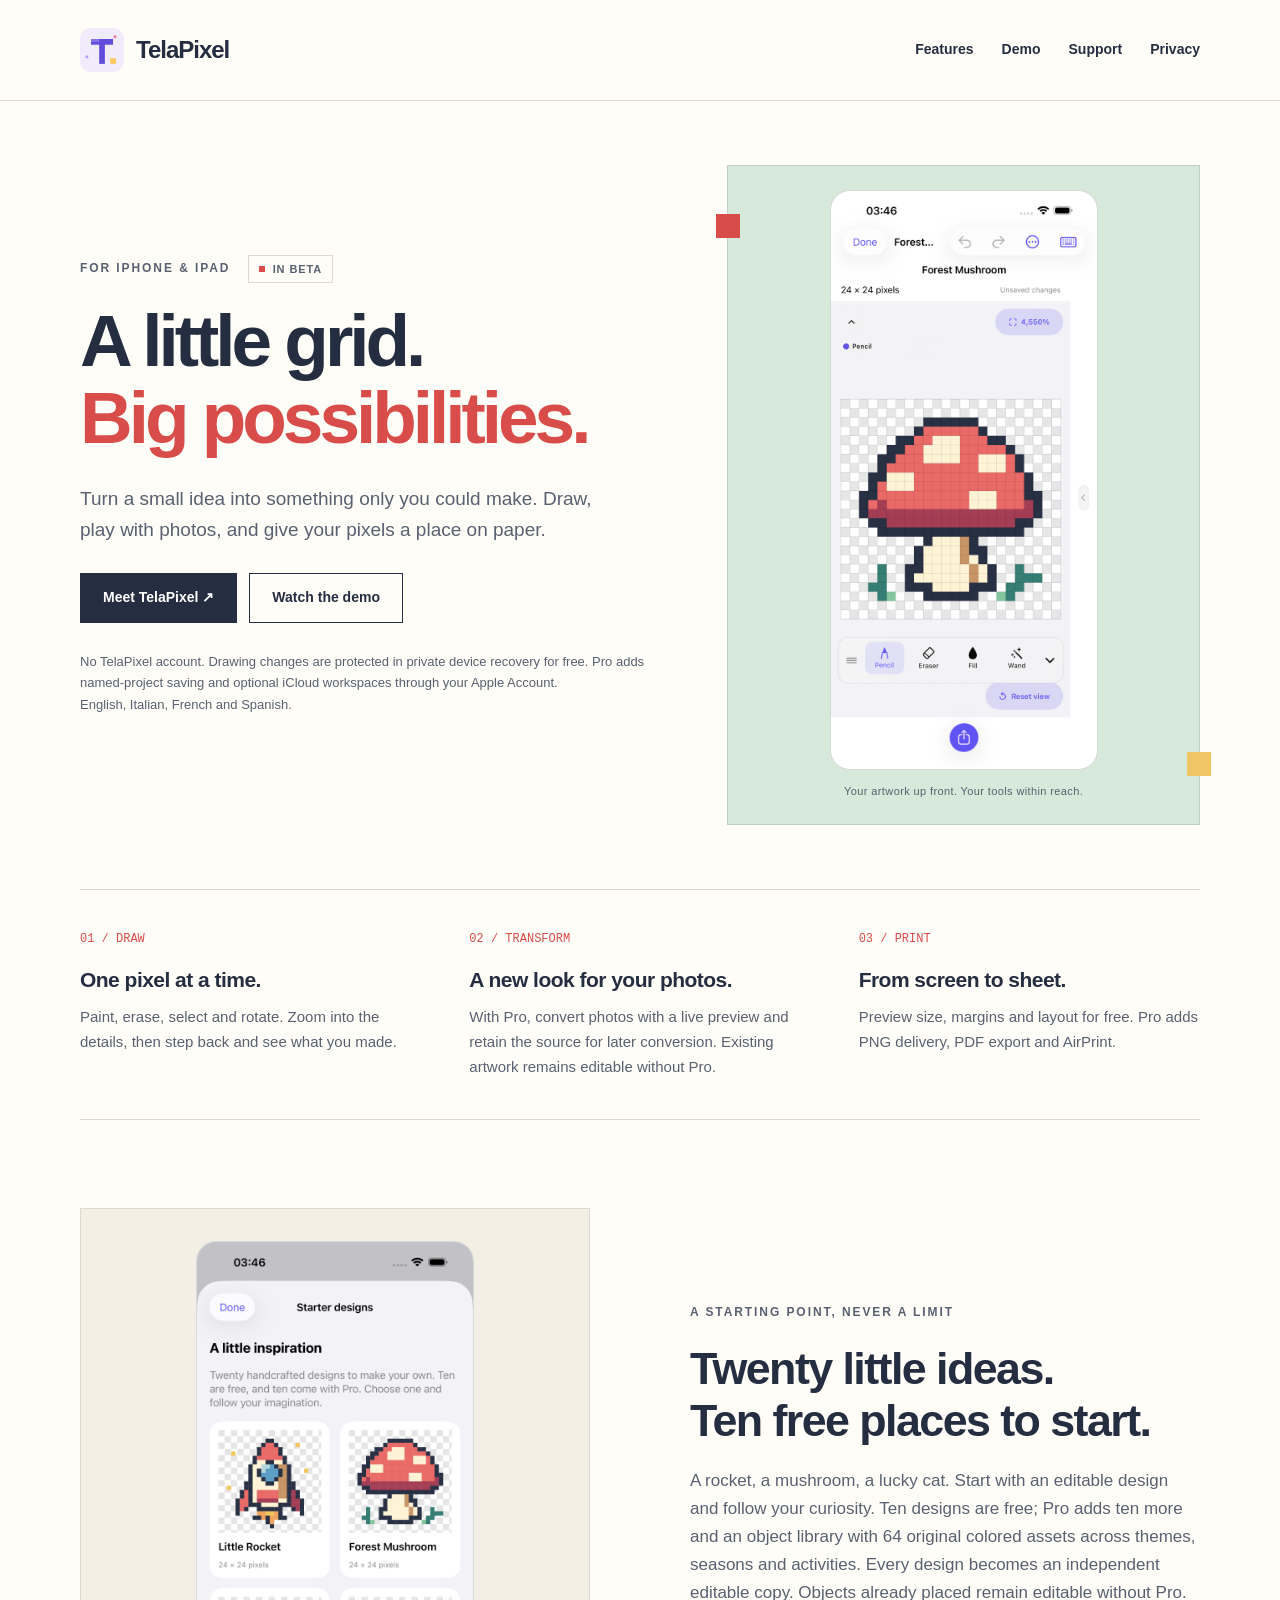
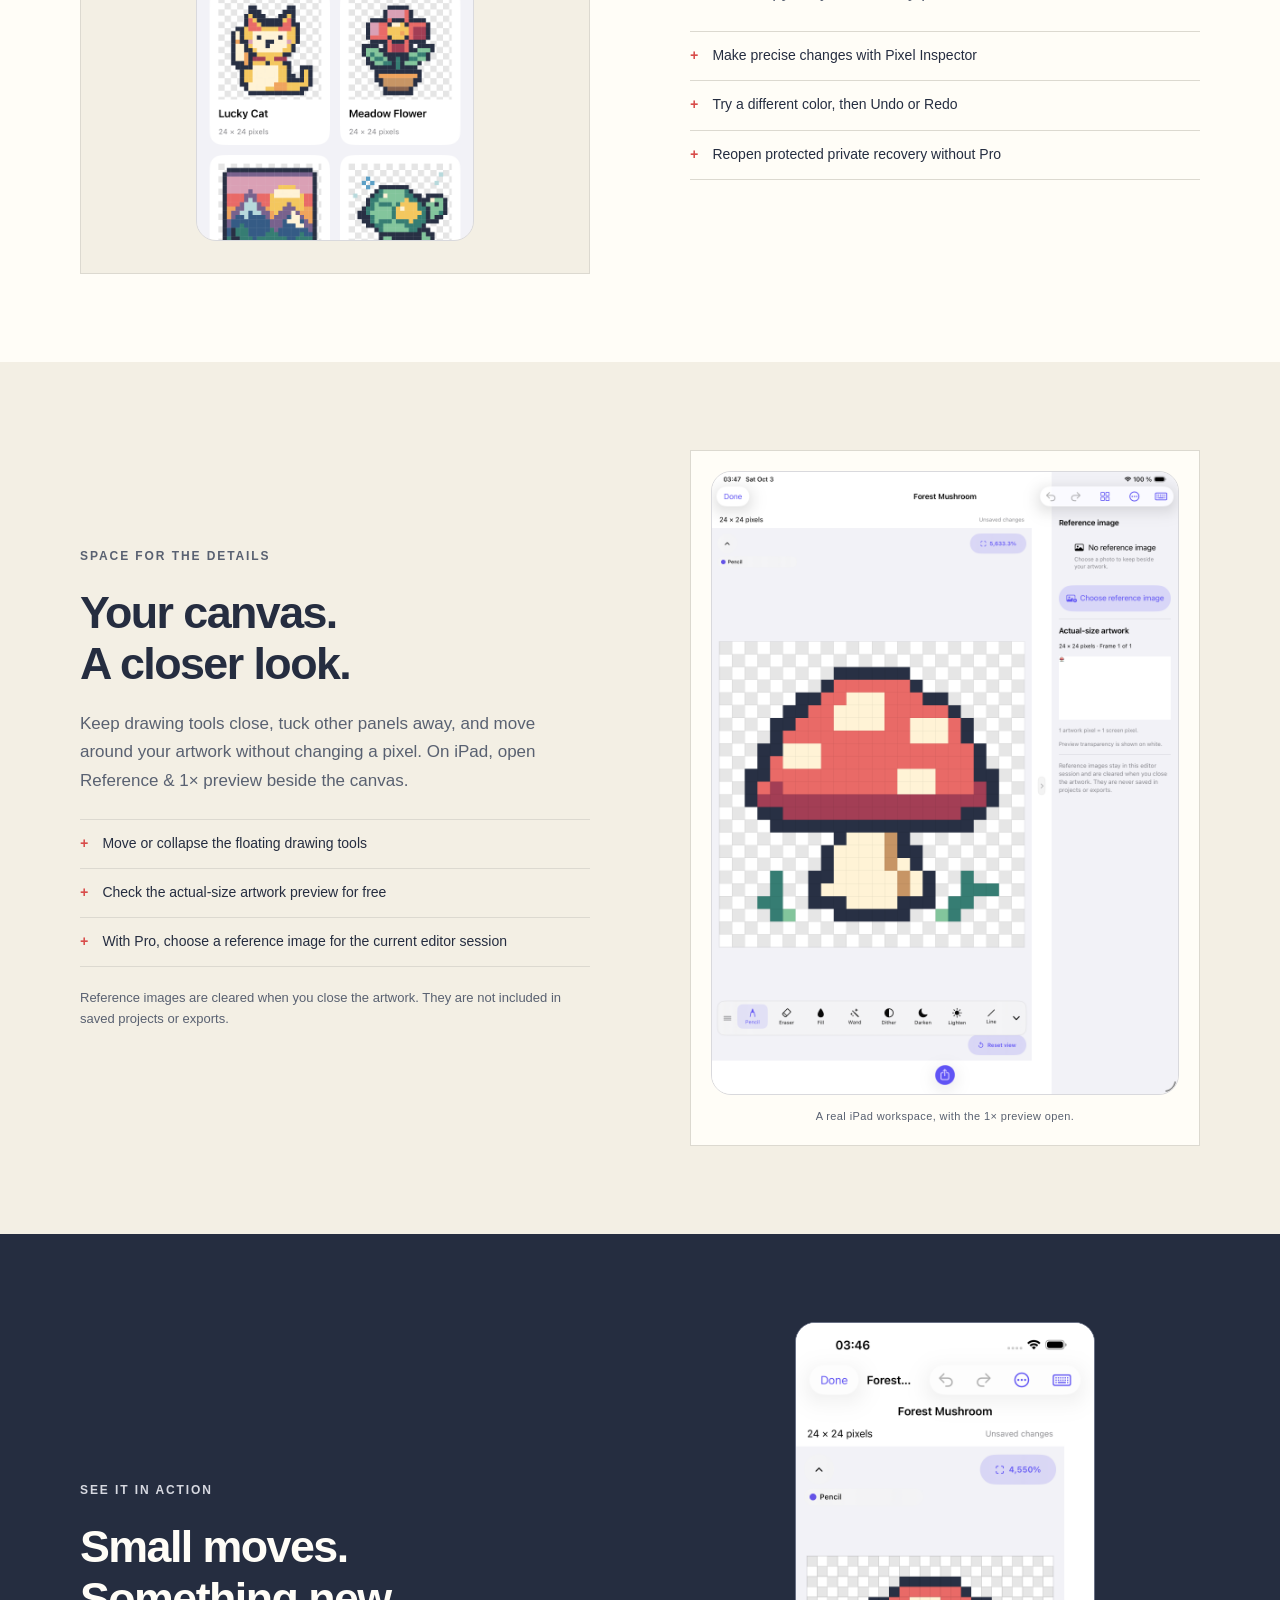
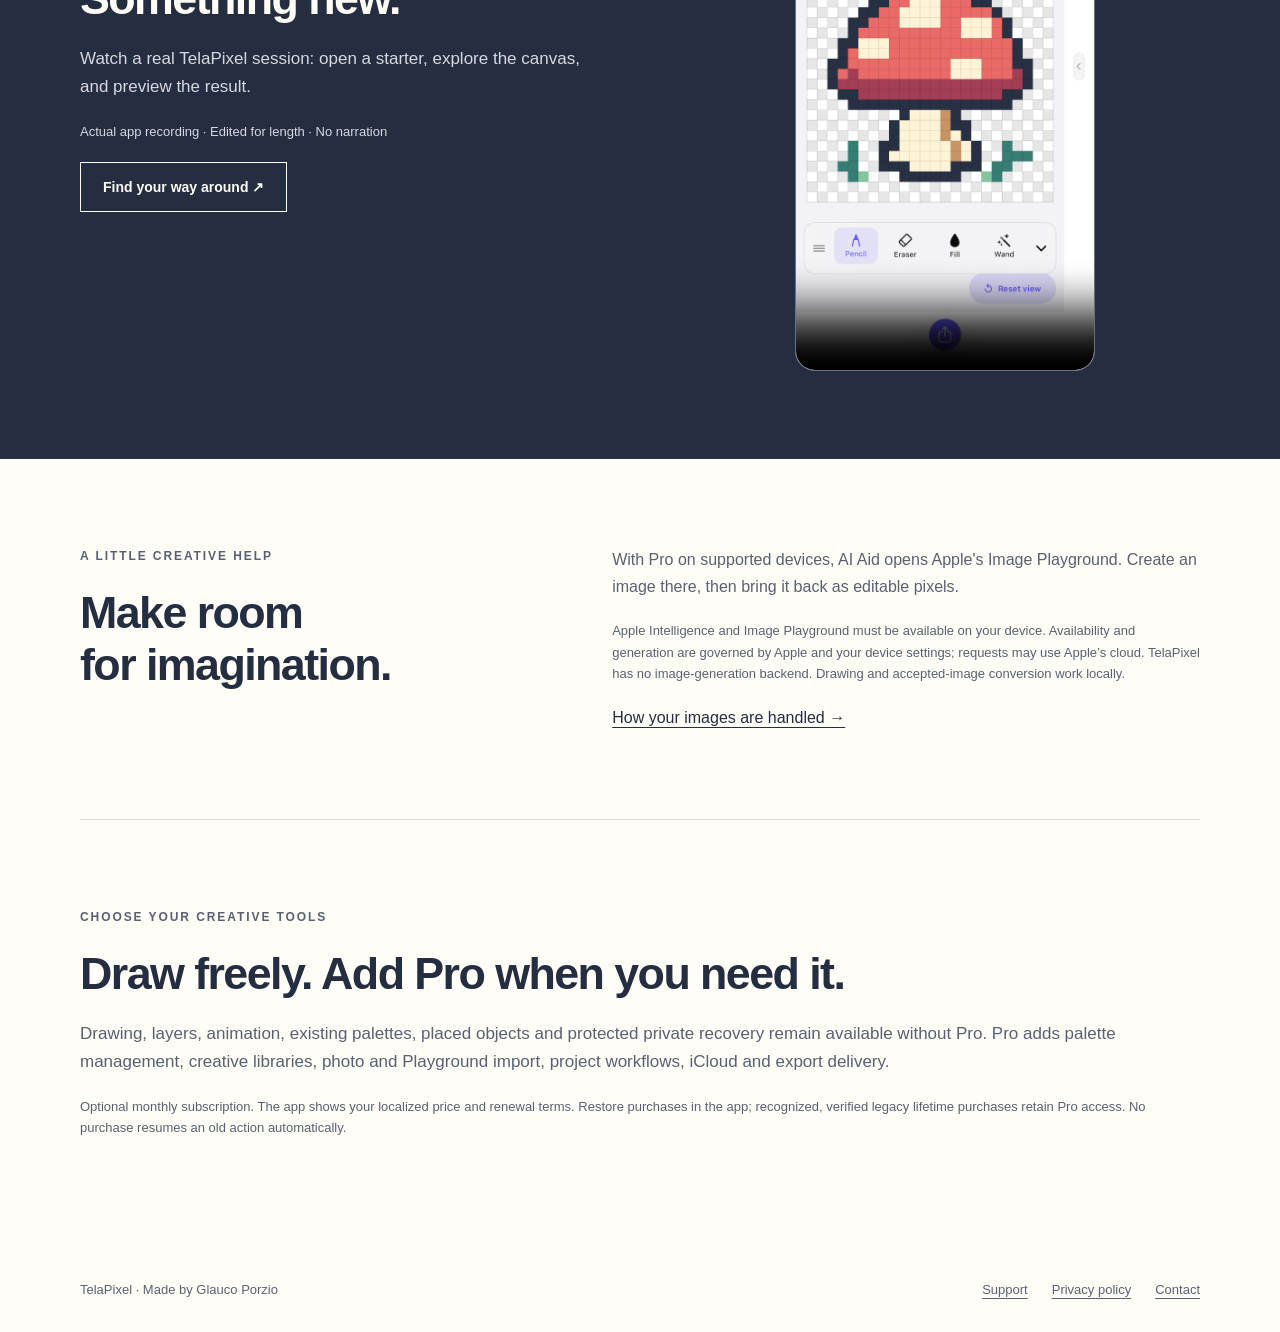
<file: index.html>
<!doctype html>
<html lang="en"><head><meta charset="utf-8"><meta name="viewport" content="width=device-width,initial-scale=1"><meta name="description" content="Draw pixel art, transform photos and preview your prints on iPhone and iPad. Explore TelaPixel, its privacy policy and support."><meta name="theme-color" content="#fffdf7"><title>Pixel art, made yours · TelaPixel</title><link rel="icon" href="assets/telapixel-t-icon.png"><link rel="stylesheet" href="styles.css"></head><body><a class="skip" href="#main">Skip to content</a><header class="site-header"><nav class="wrap nav" aria-label="Main navigation"><a class="brand" href="./"><img src="assets/telapixel-t-icon.png" width="44" height="44" alt=""><span>TelaPixel</span></a><div class="nav-links"><a href="./#features">Features</a><a href="./#demo">Demo</a><a href="support.html">Support</a><a href="privacy.html">Privacy</a></div></nav></header>
<main id="main">
<section class="wrap hero">
<div><p class="eyebrow">For iPhone & iPad <span class="badge">In beta</span></p><h1>A little grid.<br><em>Big possibilities.</em></h1><p class="lead">Turn a small idea into something only you could make. Draw, play with photos, and give your pixels a place on paper.</p><div class="actions"><a class="button primary" href="#features">Meet TelaPixel <span aria-hidden="true">&nbsp;↗</span></a><a class="button" href="#demo">Watch the demo</a></div><p class="small">No TelaPixel account. Drawing changes are protected in private device recovery for free. Pro adds named-project saving and optional iCloud workspaces through your Apple Account.<br>English, Italian, French and Spanish.</p></div>
<figure class="hero-art"><img class="screen" src="assets/editor.png" width="1320" height="2868" alt="TelaPixel on iPhone, showing Forest Mushroom above a pixel canvas and movable drawing tools"><figcaption class="caption">Your artwork up front. Your tools within reach.</figcaption></figure>
</section>
<section class="wrap features" id="features" aria-label="Ways to create"><div><span class="feature-number">01 / DRAW</span><h3>One pixel at a time.</h3><p>Paint, erase, select and rotate. Zoom into the details, then step back and see what you made.</p></div><div><span class="feature-number">02 / TRANSFORM</span><h3>A new look for your photos.</h3><p>With Pro, convert photos with a live preview and retain the source for later conversion. Existing artwork remains editable without Pro.</p></div><div><span class="feature-number">03 / PRINT</span><h3>From screen to sheet.</h3><p>Preview size, margins and layout for free. Pro adds PNG delivery, PDF export and AirPrint.</p></div></section>
<section class="wrap section split"><div class="visual"><img class="screen" src="assets/starters.png" width="1320" height="2868" loading="lazy" alt="Starter designs gallery with colorful editable pixel-art examples"></div><div><p class="eyebrow">A starting point, never a limit</p><h2>Twenty little ideas.<br>Ten free places to start.</h2><p class="body-copy">A rocket, a mushroom, a lucky cat. Start with an editable design and follow your curiosity. Ten designs are free; Pro adds ten more and an object library with 64 original colored assets across themes, seasons and activities. Every design becomes an independent editable copy. Objects already placed remain editable without Pro.</p><ul class="detail-list"><li>Make precise changes with Pixel Inspector</li><li>Try a different color, then Undo or Redo</li><li>Reopen protected private recovery without Pro</li></ul></div></section>
<section class="paper-section"><div class="wrap section split"><div><p class="eyebrow">Space for the details</p><h2>Your canvas.<br>A closer look.</h2><p class="body-copy">Keep drawing tools close, tuck other panels away, and move around your artwork without changing a pixel. On iPad, open Reference &amp; 1× preview beside the canvas.</p><ul class="detail-list"><li>Move or collapse the floating drawing tools</li><li>Check the actual-size artwork preview for free</li><li>With Pro, choose a reference image for the current editor session</li></ul><p class="small" style="margin-top:20px">Reference images are cleared when you close the artwork. They are not included in saved projects or exports.</p></div><figure class="visual tablet-visual"><img class="screen tablet-screen" src="assets/reference-ipad.png" width="2064" height="2752" loading="lazy" alt="TelaPixel on iPad showing the mushroom canvas beside the reference panel and actual-size artwork preview"><figcaption class="caption">A real iPad workspace, with the 1× preview open.</figcaption></figure></div></section>
<section class="demo-section" id="demo"><div class="wrap section split"><div><p class="eyebrow">See it in action</p><h2>Small moves.<br>Something new.</h2><p class="body-copy">Watch a real TelaPixel session: open a starter, explore the canvas, and preview the result.</p><p class="small">Actual app recording · Edited for length · No narration</p><a class="button" href="support.html">Find your way around <span aria-hidden="true">&nbsp;↗</span></a></div><div><video class="demo-video" controls playsinline preload="none" poster="assets/editor.png" aria-label="TelaPixel app demonstration"><source src="assets/demo.mp4" type="video/mp4"><p>Your browser cannot play this video. <a href="assets/demo.mp4">Download the demo</a>.</p></video></div></div></section>
<section class="wrap section ai-note"><div><p class="eyebrow">A little creative help</p><h2>Make room<br>for imagination.</h2></div><div><p class="body-copy">With Pro on supported devices, AI Aid opens Apple's Image Playground. Create an image there, then bring it back as editable pixels.</p><p class="small">Apple Intelligence and Image Playground must be available on your device. Availability and generation are governed by Apple and your device settings; requests may use Apple’s cloud. TelaPixel has no image-generation backend. Drawing and accepted-image conversion work locally.</p><a href="privacy.html">How your images are handled →</a></div></section>
<section class="wrap section"><p class="eyebrow">Choose your creative tools</p><h2>Draw freely. Add Pro when you need it.</h2><p class="body-copy">Drawing, layers, animation, existing palettes, placed objects and protected private recovery remain available without Pro. Pro adds palette management, creative libraries, photo and Playground import, project workflows, iCloud and export delivery.</p><p class="small">Optional monthly subscription. The app shows your localized price and renewal terms. Restore purchases in the app; recognized, verified legacy lifetime purchases retain Pro access. No purchase resumes an old action automatically.</p></section></main><footer class="wrap footer"><span>TelaPixel · Made by Glauco Porzio</span><div class="footer-links"><a href="support.html">Support</a><a href="privacy.html">Privacy policy</a><a href="mailto:glaucoporzio@gmail.com?subject=TelaPixel%20support">Contact</a></div></footer></body></html>
</file>
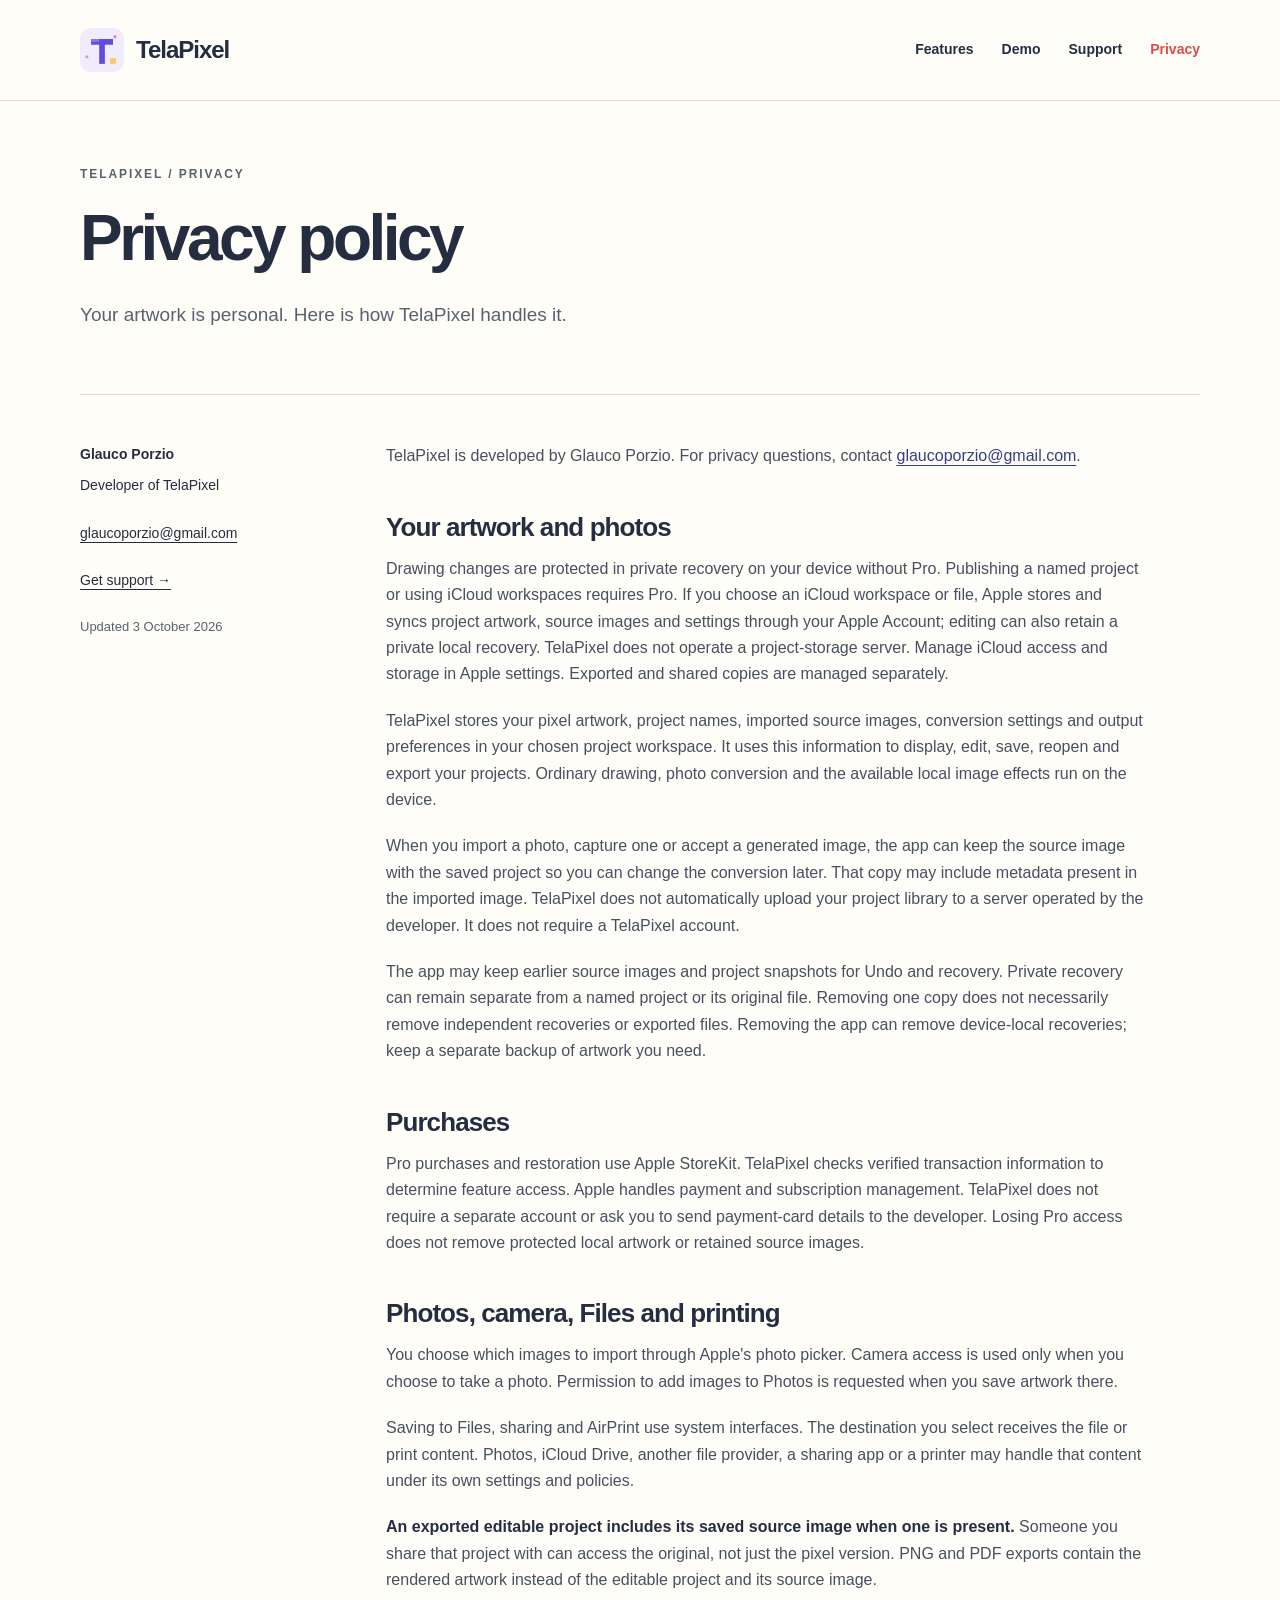
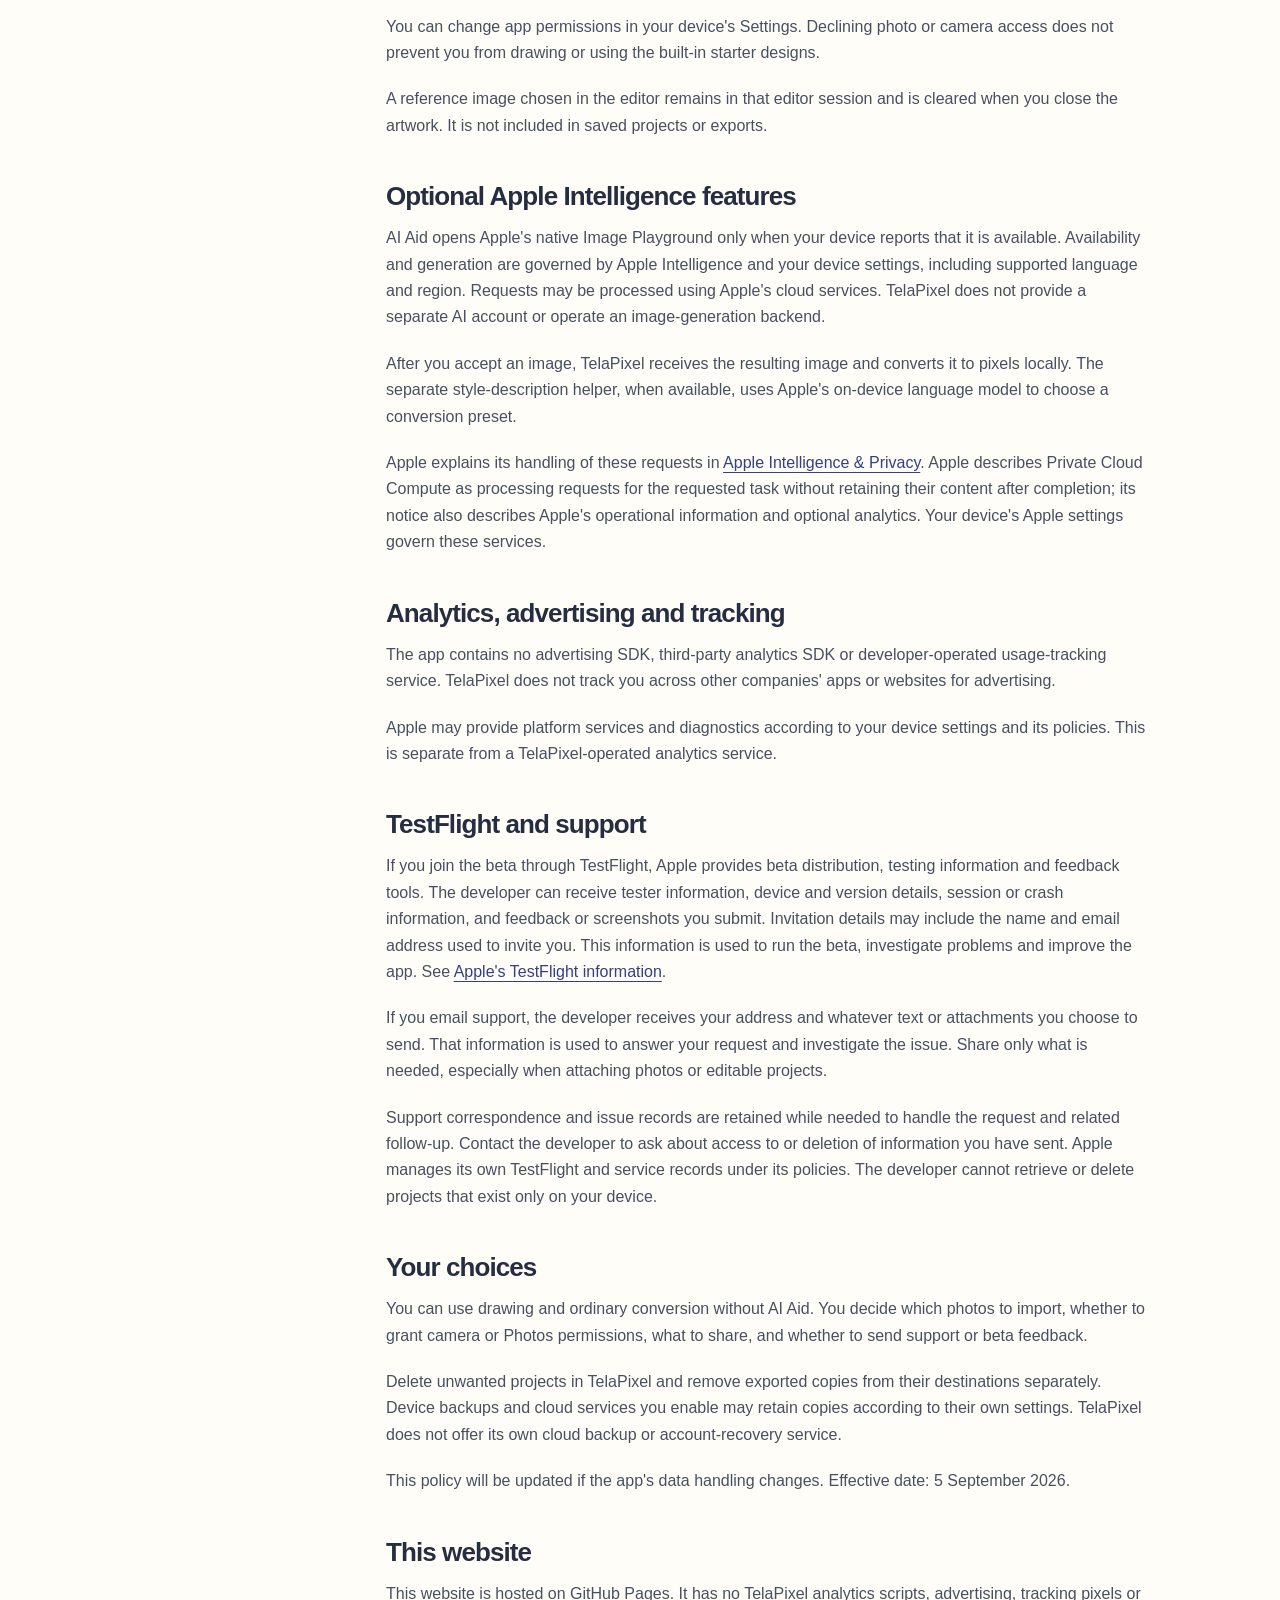
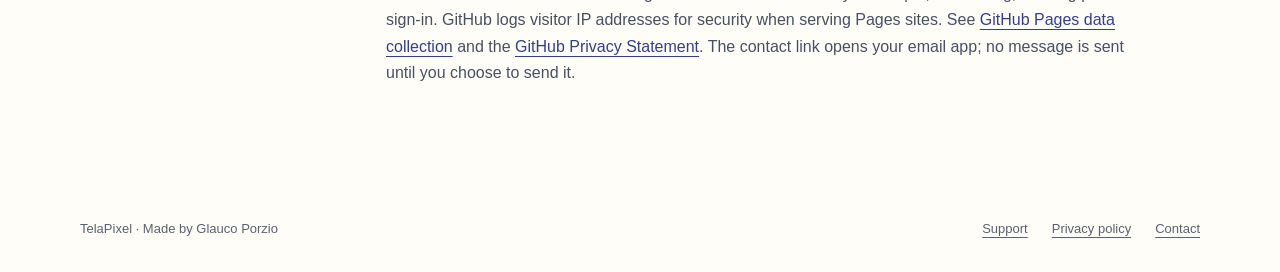
<file: privacy.html>
<!doctype html>
<html lang="en"><head><meta charset="utf-8"><meta name="viewport" content="width=device-width,initial-scale=1"><meta name="description" content="Draw pixel art, transform photos and preview your prints on iPhone and iPad. Explore TelaPixel, its privacy policy and support."><meta name="theme-color" content="#fffdf7"><title>Privacy policy · TelaPixel</title><link rel="icon" href="assets/telapixel-t-icon.png"><link rel="stylesheet" href="styles.css"></head><body><a class="skip" href="#main">Skip to content</a><header class="site-header"><nav class="wrap nav" aria-label="Main navigation"><a class="brand" href="./"><img src="assets/telapixel-t-icon.png" width="44" height="44" alt=""><span>TelaPixel</span></a><div class="nav-links"><a href="./#features">Features</a><a href="./#demo">Demo</a><a href="support.html">Support</a><a href="privacy.html" aria-current="page">Privacy</a></div></nav></header>
<main id="main"><div class="wrap page-hero"><p class="eyebrow">TelaPixel / privacy</p><h1>Privacy policy</h1><p class="lead">Your artwork is personal. Here is how TelaPixel handles it.</p></div><div class="wrap page-layout"><aside class="page-aside"><strong>Glauco Porzio</strong><p>Developer of TelaPixel</p><p><a href="mailto:glaucoporzio@gmail.com?subject=TelaPixel%20support">glaucoporzio@gmail.com</a></p><p><a href="support.html">Get support →</a></p><p class="small">Updated 3 October 2026</p></aside><article class="prose"><p>TelaPixel is developed by Glauco Porzio. For privacy questions, contact <a href="mailto:glaucoporzio@gmail.com">glaucoporzio@gmail.com</a>.</p>
<h2>Your artwork and photos</h2>
<p>Drawing changes are protected in private recovery on your device without Pro. Publishing a named project or using iCloud workspaces requires Pro. If you choose an iCloud workspace or file, Apple stores and syncs project artwork, source images and settings through your Apple Account; editing can also retain a private local recovery. TelaPixel does not operate a project-storage server. Manage iCloud access and storage in Apple settings. Exported and shared copies are managed separately.</p>
<p>TelaPixel stores your pixel artwork, project names, imported source images, conversion settings and output preferences in your chosen project workspace. It uses this information to display, edit, save, reopen and export your projects. Ordinary drawing, photo conversion and the available local image effects run on the device.</p>
<p>When you import a photo, capture one or accept a generated image, the app can keep the source image with the saved project so you can change the conversion later. That copy may include metadata present in the imported image. TelaPixel does not automatically upload your project library to a server operated by the developer. It does not require a TelaPixel account.</p>
<p>The app may keep earlier source images and project snapshots for Undo and recovery. Private recovery can remain separate from a named project or its original file. Removing one copy does not necessarily remove independent recoveries or exported files. Removing the app can remove device-local recoveries; keep a separate backup of artwork you need.</p>
<h2>Purchases</h2>
<p>Pro purchases and restoration use Apple StoreKit. TelaPixel checks verified transaction information to determine feature access. Apple handles payment and subscription management. TelaPixel does not require a separate account or ask you to send payment-card details to the developer. Losing Pro access does not remove protected local artwork or retained source images.</p>
<h2>Photos, camera, Files and printing</h2>
<p>You choose which images to import through Apple&#x27;s photo picker. Camera access is used only when you choose to take a photo. Permission to add images to Photos is requested when you save artwork there.</p>
<p>Saving to Files, sharing and AirPrint use system interfaces. The destination you select receives the file or print content. Photos, iCloud Drive, another file provider, a sharing app or a printer may handle that content under its own settings and policies.</p>
<p><strong>An exported editable project includes its saved source image when one is present.</strong> Someone you share that project with can access the original, not just the pixel version. PNG and PDF exports contain the rendered artwork instead of the editable project and its source image.</p>
<p>You can change app permissions in your device&#x27;s Settings. Declining photo or camera access does not prevent you from drawing or using the built-in starter designs.</p>
<p>A reference image chosen in the editor remains in that editor session and is cleared when you close the artwork. It is not included in saved projects or exports.</p>
<h2>Optional Apple Intelligence features</h2>
<p>AI Aid opens Apple&#x27;s native Image Playground only when your device reports that it is available. Availability and generation are governed by Apple Intelligence and your device settings, including supported language and region. Requests may be processed using Apple&#x27;s cloud services. TelaPixel does not provide a separate AI account or operate an image-generation backend.</p>
<p>After you accept an image, TelaPixel receives the resulting image and converts it to pixels locally. The separate style-description helper, when available, uses Apple&#x27;s on-device language model to choose a conversion preset.</p>
<p>Apple explains its handling of these requests in <a href="https://www.apple.com/legal/privacy/data/en/intelligence-engine/">Apple Intelligence &amp; Privacy</a>. Apple describes Private Cloud Compute as processing requests for the requested task without retaining their content after completion; its notice also describes Apple&#x27;s operational information and optional analytics. Your device&#x27;s Apple settings govern these services.</p>
<h2>Analytics, advertising and tracking</h2>
<p>The app contains no advertising SDK, third-party analytics SDK or developer-operated usage-tracking service. TelaPixel does not track you across other companies&#x27; apps or websites for advertising.</p>
<p>Apple may provide platform services and diagnostics according to your device settings and its policies. This is separate from a TelaPixel-operated analytics service.</p>
<h2>TestFlight and support</h2>
<p>If you join the beta through TestFlight, Apple provides beta distribution, testing information and feedback tools. The developer can receive tester information, device and version details, session or crash information, and feedback or screenshots you submit. Invitation details may include the name and email address used to invite you. This information is used to run the beta, investigate problems and improve the app. See <a href="https://developer.apple.com/testflight/">Apple&#x27;s TestFlight information</a>.</p>
<p>If you email support, the developer receives your address and whatever text or attachments you choose to send. That information is used to answer your request and investigate the issue. Share only what is needed, especially when attaching photos or editable projects.</p>
<p>Support correspondence and issue records are retained while needed to handle the request and related follow-up. Contact the developer to ask about access to or deletion of information you have sent. Apple manages its own TestFlight and service records under its policies. The developer cannot retrieve or delete projects that exist only on your device.</p>
<h2>Your choices</h2>
<p>You can use drawing and ordinary conversion without AI Aid. You decide which photos to import, whether to grant camera or Photos permissions, what to share, and whether to send support or beta feedback.</p>
<p>Delete unwanted projects in TelaPixel and remove exported copies from their destinations separately. Device backups and cloud services you enable may retain copies according to their own settings. TelaPixel does not offer its own cloud backup or account-recovery service.</p>
<p>This policy will be updated if the app&#x27;s data handling changes. Effective date: 5 September 2026.</p>
<h2>This website</h2>
<p>This website is hosted on GitHub Pages. It has no TelaPixel analytics scripts, advertising, tracking pixels or sign-in. GitHub logs visitor IP addresses for security when serving Pages sites. See <a href="https://docs.github.com/en/pages/getting-started-with-github-pages/what-is-github-pages#data-collection">GitHub Pages data collection</a> and the <a href="https://docs.github.com/en/site-policy/privacy-policies/github-general-privacy-statement">GitHub Privacy Statement</a>. The contact link opens your email app; no message is sent until you choose to send it.</p></article></div></main><footer class="wrap footer"><span>TelaPixel · Made by Glauco Porzio</span><div class="footer-links"><a href="support.html">Support</a><a href="privacy.html">Privacy policy</a><a href="mailto:glaucoporzio@gmail.com?subject=TelaPixel%20support">Contact</a></div></footer></body></html>
</file>
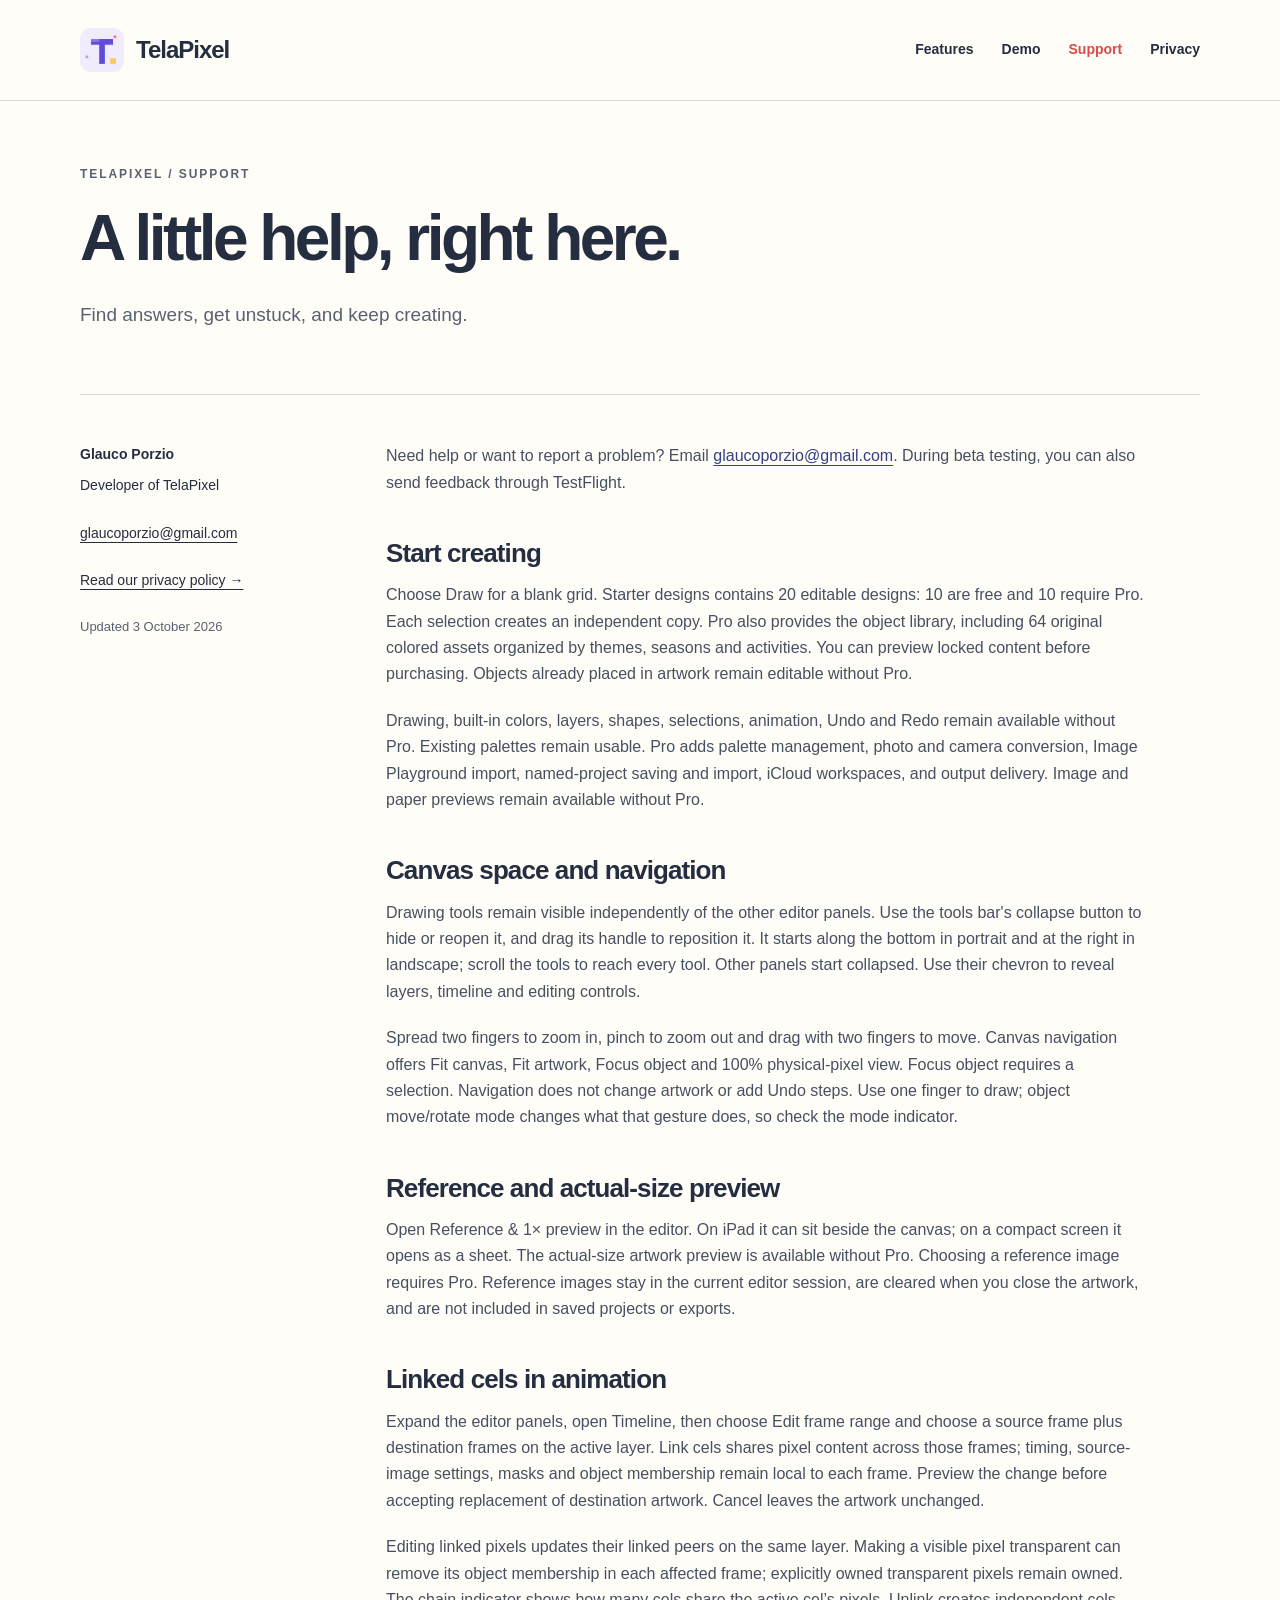
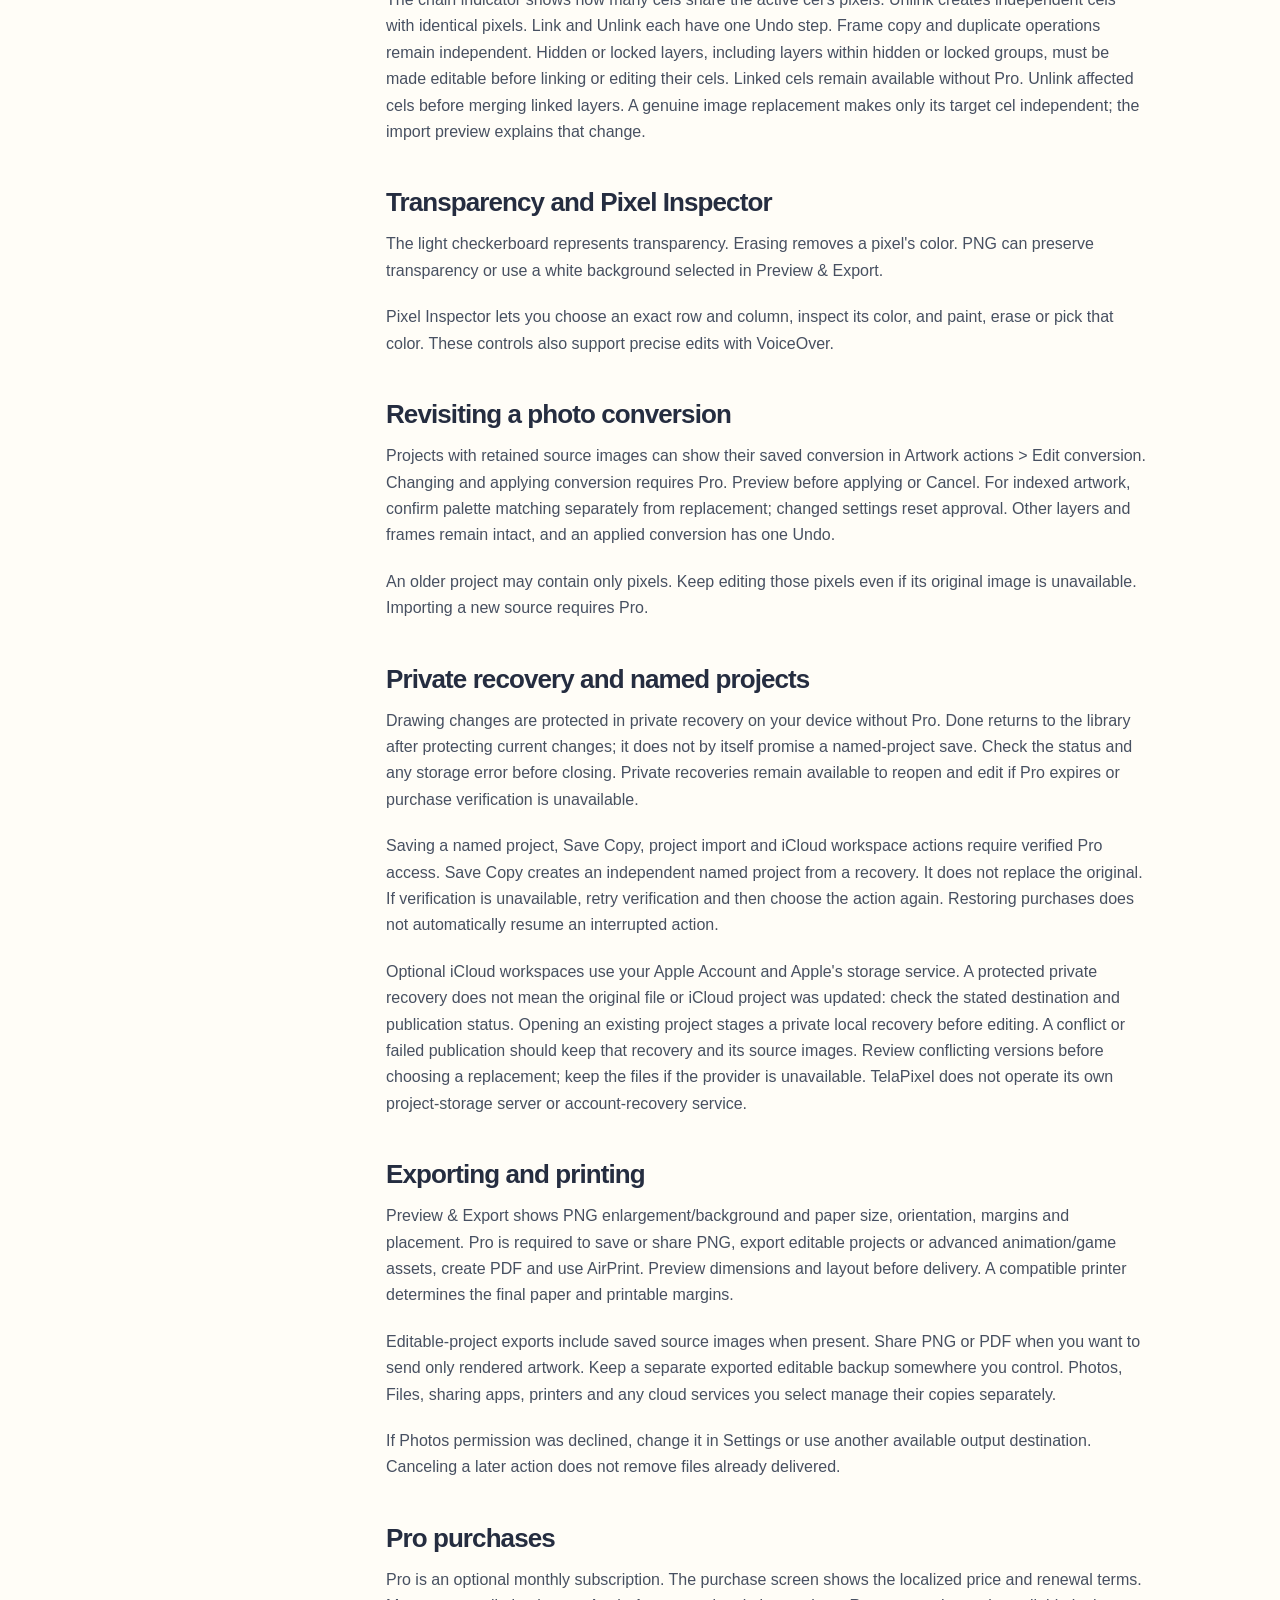
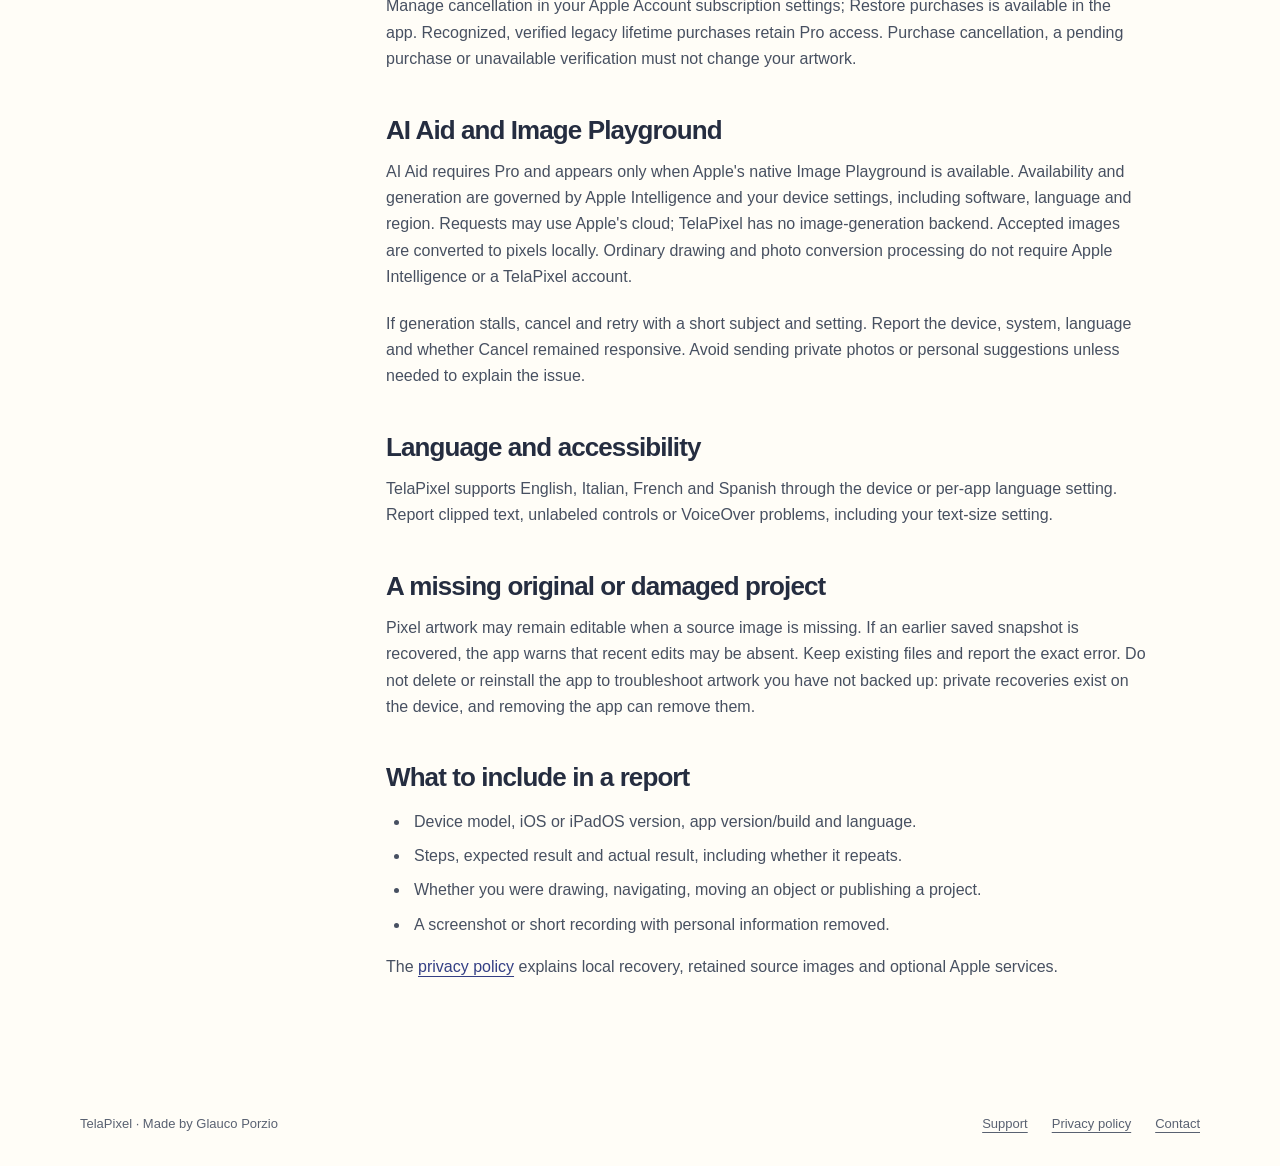
<file: support.html>
<!doctype html>
<html lang="en"><head><meta charset="utf-8"><meta name="viewport" content="width=device-width,initial-scale=1"><meta name="description" content="Draw pixel art, transform photos and preview your prints on iPhone and iPad. Explore TelaPixel, its privacy policy and support."><meta name="theme-color" content="#fffdf7"><title>A little help, right here. · TelaPixel</title><link rel="icon" href="assets/telapixel-t-icon.png"><link rel="stylesheet" href="styles.css"></head><body><a class="skip" href="#main">Skip to content</a><header class="site-header"><nav class="wrap nav" aria-label="Main navigation"><a class="brand" href="./"><img src="assets/telapixel-t-icon.png" width="44" height="44" alt=""><span>TelaPixel</span></a><div class="nav-links"><a href="./#features">Features</a><a href="./#demo">Demo</a><a href="support.html" aria-current="page">Support</a><a href="privacy.html">Privacy</a></div></nav></header>
<main id="main"><div class="wrap page-hero"><p class="eyebrow">TelaPixel / support</p><h1>A little help, right here.</h1><p class="lead">Find answers, get unstuck, and keep creating.</p></div><div class="wrap page-layout"><aside class="page-aside"><strong>Glauco Porzio</strong><p>Developer of TelaPixel</p><p><a href="mailto:glaucoporzio@gmail.com?subject=TelaPixel%20support">glaucoporzio@gmail.com</a></p><p><a href="privacy.html">Read our privacy policy →</a></p><p class="small">Updated 3 October 2026</p></aside><article class="prose"><p>Need help or want to report a problem? Email <a href="mailto:glaucoporzio@gmail.com">glaucoporzio@gmail.com</a>. During beta testing, you can also send feedback through TestFlight.</p>
<h2>Start creating</h2>
<p>Choose Draw for a blank grid. Starter designs contains 20 editable designs: 10 are free and 10 require Pro. Each selection creates an independent copy. Pro also provides the object library, including 64 original colored assets organized by themes, seasons and activities. You can preview locked content before purchasing. Objects already placed in artwork remain editable without Pro.</p>
<p>Drawing, built-in colors, layers, shapes, selections, animation, Undo and Redo remain available without Pro. Existing palettes remain usable. Pro adds palette management, photo and camera conversion, Image Playground import, named-project saving and import, iCloud workspaces, and output delivery. Image and paper previews remain available without Pro.</p>
<h2>Canvas space and navigation</h2>
<p>Drawing tools remain visible independently of the other editor panels. Use the tools bar&#x27;s collapse button to hide or reopen it, and drag its handle to reposition it. It starts along the bottom in portrait and at the right in landscape; scroll the tools to reach every tool. Other panels start collapsed. Use their chevron to reveal layers, timeline and editing controls.</p>
<p>Spread two fingers to zoom in, pinch to zoom out and drag with two fingers to move. Canvas navigation offers Fit canvas, Fit artwork, Focus object and 100% physical-pixel view. Focus object requires a selection. Navigation does not change artwork or add Undo steps. Use one finger to draw; object move/rotate mode changes what that gesture does, so check the mode indicator.</p>
<h2>Reference and actual-size preview</h2>
<p>Open Reference &amp; 1× preview in the editor. On iPad it can sit beside the canvas; on a compact screen it opens as a sheet. The actual-size artwork preview is available without Pro. Choosing a reference image requires Pro. Reference images stay in the current editor session, are cleared when you close the artwork, and are not included in saved projects or exports.</p>
<h2>Linked cels in animation</h2>
<p>Expand the editor panels, open Timeline, then choose Edit frame range and choose a source frame plus destination frames on the active layer. Link cels shares pixel content across those frames; timing, source-image settings, masks and object membership remain local to each frame. Preview the change before accepting replacement of destination artwork. Cancel leaves the artwork unchanged.</p>
<p>Editing linked pixels updates their linked peers on the same layer. Making a visible pixel transparent can remove its object membership in each affected frame; explicitly owned transparent pixels remain owned. The chain indicator shows how many cels share the active cel’s pixels. Unlink creates independent cels with identical pixels. Link and Unlink each have one Undo step. Frame copy and duplicate operations remain independent. Hidden or locked layers, including layers within hidden or locked groups, must be made editable before linking or editing their cels. Linked cels remain available without Pro. Unlink affected cels before merging linked layers. A genuine image replacement makes only its target cel independent; the import preview explains that change.</p>
<h2>Transparency and Pixel Inspector</h2>
<p>The light checkerboard represents transparency. Erasing removes a pixel&#x27;s color. PNG can preserve transparency or use a white background selected in Preview &amp; Export.</p>
<p>Pixel Inspector lets you choose an exact row and column, inspect its color, and paint, erase or pick that color. These controls also support precise edits with VoiceOver.</p>
<h2>Revisiting a photo conversion</h2>
<p>Projects with retained source images can show their saved conversion in Artwork actions &gt; Edit conversion. Changing and applying conversion requires Pro. Preview before applying or Cancel. For indexed artwork, confirm palette matching separately from replacement; changed settings reset approval. Other layers and frames remain intact, and an applied conversion has one Undo.</p>
<p>An older project may contain only pixels. Keep editing those pixels even if its original image is unavailable. Importing a new source requires Pro.</p>
<h2>Private recovery and named projects</h2>
<p>Drawing changes are protected in private recovery on your device without Pro. Done returns to the library after protecting current changes; it does not by itself promise a named-project save. Check the status and any storage error before closing. Private recoveries remain available to reopen and edit if Pro expires or purchase verification is unavailable.</p>
<p>Saving a named project, Save Copy, project import and iCloud workspace actions require verified Pro access. Save Copy creates an independent named project from a recovery. It does not replace the original. If verification is unavailable, retry verification and then choose the action again. Restoring purchases does not automatically resume an interrupted action.</p>
<p>Optional iCloud workspaces use your Apple Account and Apple&#x27;s storage service. A protected private recovery does not mean the original file or iCloud project was updated: check the stated destination and publication status. Opening an existing project stages a private local recovery before editing. A conflict or failed publication should keep that recovery and its source images. Review conflicting versions before choosing a replacement; keep the files if the provider is unavailable. TelaPixel does not operate its own project-storage server or account-recovery service.</p>
<h2>Exporting and printing</h2>
<p>Preview &amp; Export shows PNG enlargement/background and paper size, orientation, margins and placement. Pro is required to save or share PNG, export editable projects or advanced animation/game assets, create PDF and use AirPrint. Preview dimensions and layout before delivery. A compatible printer determines the final paper and printable margins.</p>
<p>Editable-project exports include saved source images when present. Share PNG or PDF when you want to send only rendered artwork. Keep a separate exported editable backup somewhere you control. Photos, Files, sharing apps, printers and any cloud services you select manage their copies separately.</p>
<p>If Photos permission was declined, change it in Settings or use another available output destination. Canceling a later action does not remove files already delivered.</p>
<h2>Pro purchases</h2>
<p>Pro is an optional monthly subscription. The purchase screen shows the localized price and renewal terms. Manage cancellation in your Apple Account subscription settings; Restore purchases is available in the app. Recognized, verified legacy lifetime purchases retain Pro access. Purchase cancellation, a pending purchase or unavailable verification must not change your artwork.</p>
<h2>AI Aid and Image Playground</h2>
<p>AI Aid requires Pro and appears only when Apple&#x27;s native Image Playground is available. Availability and generation are governed by Apple Intelligence and your device settings, including software, language and region. Requests may use Apple&#x27;s cloud; TelaPixel has no image-generation backend. Accepted images are converted to pixels locally. Ordinary drawing and photo conversion processing do not require Apple Intelligence or a TelaPixel account.</p>
<p>If generation stalls, cancel and retry with a short subject and setting. Report the device, system, language and whether Cancel remained responsive. Avoid sending private photos or personal suggestions unless needed to explain the issue.</p>
<h2>Language and accessibility</h2>
<p>TelaPixel supports English, Italian, French and Spanish through the device or per-app language setting. Report clipped text, unlabeled controls or VoiceOver problems, including your text-size setting.</p>
<h2>A missing original or damaged project</h2>
<p>Pixel artwork may remain editable when a source image is missing. If an earlier saved snapshot is recovered, the app warns that recent edits may be absent. Keep existing files and report the exact error. Do not delete or reinstall the app to troubleshoot artwork you have not backed up: private recoveries exist on the device, and removing the app can remove them.</p>
<h2>What to include in a report</h2>
<ul><li>Device model, iOS or iPadOS version, app version/build and language.</li><li>Steps, expected result and actual result, including whether it repeats.</li><li>Whether you were drawing, navigating, moving an object or publishing a project.</li><li>A screenshot or short recording with personal information removed.</li></ul>
<p>The <a href="privacy.html">privacy policy</a> explains local recovery, retained source images and optional Apple services. </p></article></div></main><footer class="wrap footer"><span>TelaPixel · Made by Glauco Porzio</span><div class="footer-links"><a href="support.html">Support</a><a href="privacy.html">Privacy policy</a><a href="mailto:glaucoporzio@gmail.com?subject=TelaPixel%20support">Contact</a></div></footer></body></html>
</file>
<file: styles.css>
:root{--ink:#252d40;--muted:#596171;--paper:#fffdf7;--surface:#f3efe4;--line:#dcd9d0;--coral:#d84c4a;--mint:#d7e9da;--blue:#5260ab;--radius:20px}
*{box-sizing:border-box}html{scroll-behavior:smooth}body{margin:0;background:var(--paper);color:var(--ink);font-family:-apple-system,BlinkMacSystemFont,"Segoe UI",sans-serif;line-height:1.65;-webkit-font-smoothing:antialiased}a{color:inherit;text-underline-offset:4px}img,video{max-width:100%;height:auto;display:block}button,a,summary{touch-action:manipulation}a:focus-visible,summary:focus-visible,video:focus-visible{outline:3px solid var(--blue);outline-offset:6px;border-radius:3px}
.skip{position:absolute;left:16px;top:-80px;padding:12px;background:var(--ink);color:#fff;z-index:10}.skip:focus{top:12px}.wrap{width:min(1120px,calc(100% - 64px));margin:auto}
.site-header{border-bottom:1px solid var(--line)}.nav{min-height:100px;display:flex;align-items:center;justify-content:space-between;gap:24px}.brand{display:inline-flex;align-items:center;gap:12px;text-decoration:none;font-size:24px;font-weight:750;letter-spacing:-1px}.brand img{width:44px;height:44px;border-radius:11px}.nav-links{display:flex;flex-wrap:wrap;gap:8px 28px;align-items:center}.nav-links a{font-size:14px;text-decoration:none;font-weight:650;padding:8px 0}.nav-links a:hover,.nav-links a[aria-current=page]{color:var(--coral)}
.hero{display:grid;grid-template-columns:1.2fr 1fr;gap:80px;align-items:center;padding-top:64px;padding-bottom:64px}.eyebrow{font-size:12px;letter-spacing:.16em;font-weight:750;text-transform:uppercase;color:var(--muted);margin:0 0 20px}.badge{display:inline-flex;gap:8px;align-items:center;border:1px solid var(--line);padding:4px 10px;font-size:11px;font-weight:750;letter-spacing:.08em;margin-left:12px;vertical-align:middle}.badge:before{content:"";width:6px;height:6px;background:var(--coral)}h1{font-size:clamp(42px,5.7vw,76px);line-height:1.05;letter-spacing:-.055em;margin:0 0 28px;font-weight:780}h1 em{font-style:normal;color:var(--coral)}h2{font-size:clamp(29px,3.5vw,46px);line-height:1.16;letter-spacing:-.035em;margin:0 0 20px}h3{font-size:22px;line-height:1.3;letter-spacing:-.025em;margin:0 0 12px}p{margin:0 0 20px}.lead{font-size:19px;line-height:1.6;color:var(--muted);max-width:520px}.actions{display:flex;flex-wrap:wrap;gap:12px;margin:28px 0}.button{display:inline-flex;align-items:center;justify-content:center;min-height:50px;padding:12px 22px;border:1px solid var(--ink);text-decoration:none;font-size:14px;font-weight:700}.button.primary{background:var(--ink);color:white}.button:hover{background:var(--mint);color:var(--ink)}.small{font-size:13px;color:var(--muted)}.hero-art{position:relative;margin:0;padding:24px 36px;background:var(--mint);border:1px solid #bfd0c2}.hero-art:before,.hero-art:after{position:absolute;content:"";width:24px;height:24px;background:var(--coral)}.hero-art:before{left:-12px;top:48px}.hero-art:after{right:-12px;bottom:48px;background:#f1c765}.screen{width:100%;max-width:320px;border:1px solid #d9d9dd;border-radius:var(--radius);margin:auto}.hero-art .screen{max-height:580px;width:auto}.caption{text-align:center;font-size:11px;color:var(--muted);margin:12px 0 0;letter-spacing:.035em}.features{border-top:1px solid var(--line);border-bottom:1px solid var(--line);display:grid;grid-template-columns:repeat(3,1fr);gap:48px;padding-top:40px;padding-bottom:40px}.feature-number{font-family:ui-monospace,monospace;font-size:12px;display:block;margin:0 0 16px;color:var(--coral)}.features h3{font-size:21px}.features p{font-size:15px;color:var(--muted);margin:0}
.section{padding-top:88px;padding-bottom:88px}.split{display:grid;grid-template-columns:minmax(0,1fr) minmax(0,1fr);align-items:center;gap:100px}.visual{padding:32px;background:var(--surface);border:1px solid var(--line)}.visual .screen{max-height:600px;width:auto}.body-copy{color:var(--muted);font-size:17px}.detail-list{padding:0;list-style:none;margin:24px 0 0;border-top:1px solid var(--line)}.detail-list li{padding:12px 0;border-bottom:1px solid var(--line);font-size:14px}.detail-list li:before{content:"+";font-family:monospace;font-weight:800;margin-right:14px;color:var(--coral)}.paper-section{background:var(--surface)}.paper-section .visual{background:var(--paper)}.demo-section{background:var(--ink);color:var(--paper)}.demo-section .eyebrow,.demo-section .body-copy,.demo-section .small{color:#d7d9e1}.demo-video{width:100%;max-width:300px;max-height:650px;display:block;margin:auto;border-radius:var(--radius);border:1px solid #697084;background:#fff}.demo-section .button{border-color:var(--paper);color:var(--paper)}.demo-section .button:hover{color:var(--ink)}.ai-note{display:grid;grid-template-columns:1fr 1.3fr;gap:80px;border-bottom:1px solid var(--line)}.ai-note .body-copy{font-size:16px}.footer{padding-top:32px;padding-bottom:32px;display:flex;align-items:center;justify-content:space-between;gap:24px;font-size:13px;color:var(--muted)}.footer-links{display:flex;gap:24px}
.page-hero{padding-top:64px;padding-bottom:44px;border-bottom:1px solid var(--line)}.page-hero h1{font-size:clamp(40px,5vw,64px)}.page-layout{display:grid;grid-template-columns:230px minmax(0,760px);gap:76px;padding-top:48px;padding-bottom:80px;align-items:start}.page-aside{position:sticky;top:28px;font-size:14px}.page-aside strong{display:block;font-size:14px;margin-bottom:8px}.page-aside a{overflow-wrap:anywhere}.page-aside p{margin-bottom:24px}.prose{font-size:16px;min-width:0}.prose h2{font-size:26px;margin-top:42px;margin-bottom:14px}.prose h2:first-child{margin-top:0}.prose p,.prose li{color:#475061}.prose a{color:#343f84;overflow-wrap:anywhere}.prose strong{color:var(--ink)}.prose ul{padding-left:24px}.prose li{padding-left:4px;margin-bottom:8px}.prose blockquote{margin:24px 0;padding:20px;border-left:4px solid var(--coral);background:var(--surface)}
@media(max-width:900px){.hero{gap:40px}.split{gap:48px}.hero-art{padding:24px}.page-layout{grid-template-columns:180px minmax(0,1fr);gap:40px}.features{gap:28px}.ai-note{gap:40px}}
@media(max-width:650px){.wrap{width:calc(100% - 40px)}.nav{min-height:88px;align-items:flex-start;padding-top:20px;padding-bottom:20px;gap:16px}.brand{font-size:21px;gap:8px}.brand img{width:36px;height:36px}.nav-links{max-width:170px;justify-content:flex-end;gap:0 16px}.nav-links a{font-size:12px;padding:5px 0}.hero{grid-template-columns:1fr;gap:36px;padding-top:40px;padding-bottom:40px}.hero h1{max-width:450px}.hero-art{max-width:360px;margin:auto;width:100%;padding:20px 36px}.hero-art .screen{max-height:540px}.lead{font-size:17px}.eyebrow{font-size:10px;letter-spacing:.12em}.badge{margin-left:8px;font-size:9px}.features{grid-template-columns:1fr;gap:28px;padding-top:32px;padding-bottom:32px}.feature-number{margin-bottom:8px}.section{padding-top:52px;padding-bottom:52px}.split,.ai-note{grid-template-columns:minmax(0,1fr);gap:32px}.split .visual{max-width:360px;width:100%;margin:auto}.paper-section .visual{grid-row:2}.visual .screen{max-height:540px}.footer{flex-direction:column;align-items:flex-start;gap:12px}.page-hero{padding-top:40px;padding-bottom:28px}.page-layout{display:flex;flex-direction:column;gap:28px;padding-top:28px;padding-bottom:48px}.page-aside{position:static;border-bottom:1px solid var(--line);width:100%;padding-bottom:4px}.page-aside p{margin-bottom:14px}.prose h2{font-size:24px}.body-copy{font-size:16px}}
@media(prefers-reduced-motion:reduce){html{scroll-behavior:auto}}

@media(max-width:380px){.nav{flex-wrap:wrap;gap:8px}.nav-links{width:100%;max-width:none;justify-content:space-between}.hero-art{padding:20px}.eyebrow .badge{display:table;margin:10px 0 0}}

.hero>* , .split>* , .ai-note>* {min-width:0}

.tablet-visual{margin:0;padding:20px}.visual .tablet-screen{width:100%;max-width:100%;max-height:none}
</file>
